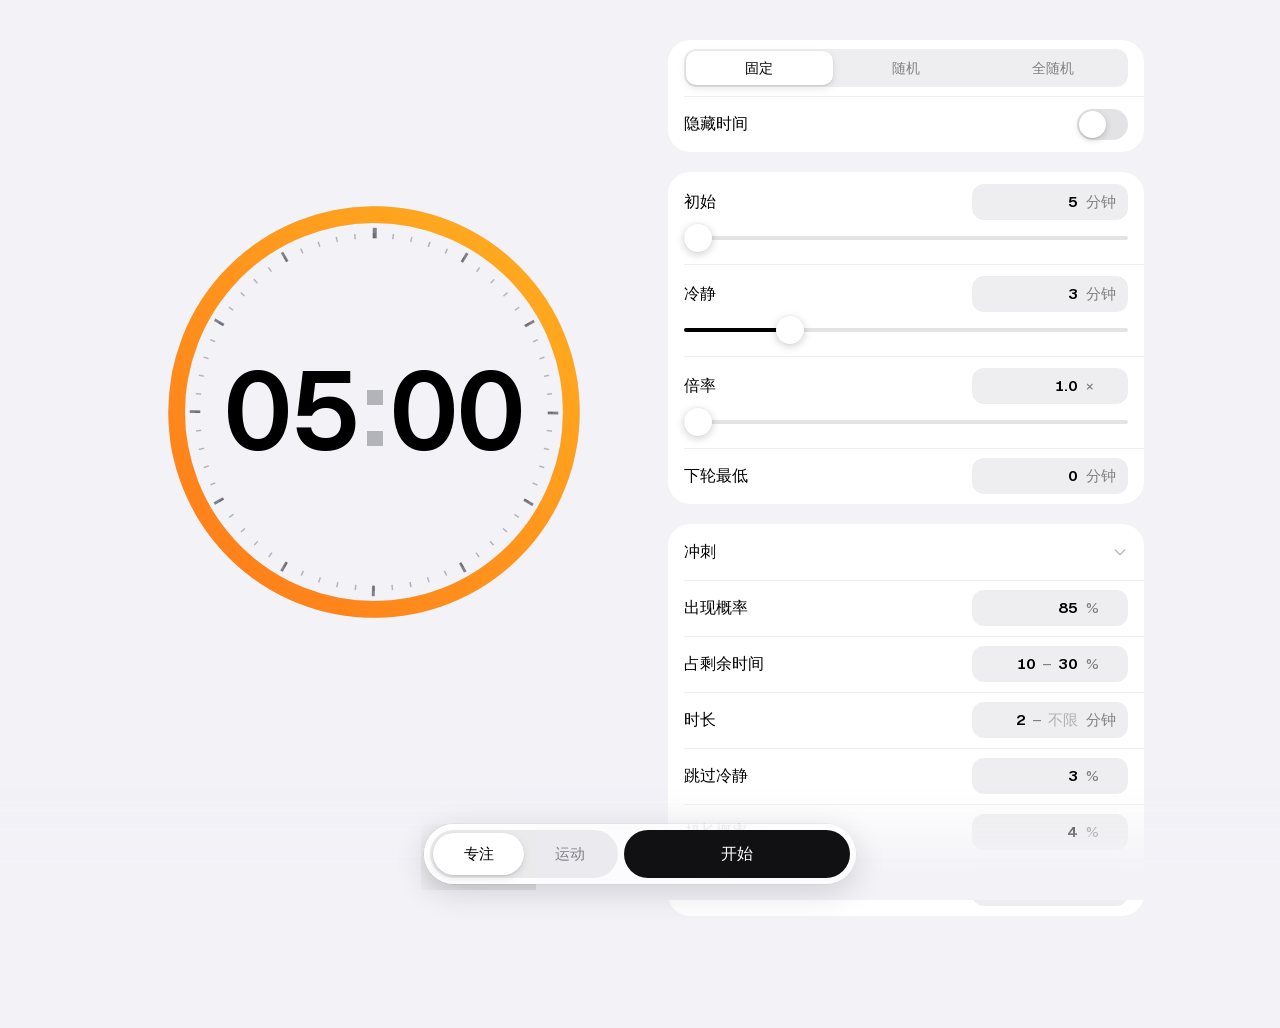
<file: index.html>
<!DOCTYPE html>
<html lang="zh-CN">

<head>
    <meta charset="UTF-8">
    <meta name="viewport" content="width=device-width, initial-scale=1.0, viewport-fit=cover">
    <meta name="theme-color" content="#f2f2f7" media="(prefers-color-scheme: light)">
    <meta name="theme-color" content="#000000" media="(prefers-color-scheme: dark)">
    <title>专注</title>
    <link rel="icon" href="data:image/svg+xml,%3Csvg xmlns='http://www.w3.org/2000/svg' viewBox='0 0 32 32'%3E%3Ccircle cx='16' cy='16' r='12' fill='none' stroke='%23ff7a1a' stroke-width='6'/%3E%3C/svg%3E">
    <link rel="stylesheet" href="app.css?v=20261031i">
    <link rel="stylesheet" href="focus.css?v=20261031i">
</head>

<body>
    <main id="config-container" class="page">
        <section class="page-side hero">
            <div id="hero-dial" class="dial focus-dial">
                <svg class="ring" viewBox="0 0 200 200" aria-hidden="true">
                    <defs><linearGradient id="dial-gradient" x1="0" y1="0" x2="1" y2="1"><stop class="dial-stop-a" offset="0"/><stop class="dial-stop-b" offset="1"/></linearGradient></defs>
                    <circle class="ring-track" cx="100" cy="100" r="94" pathLength="1"></circle>
                    <circle class="ring-ticks" cx="100" cy="100" r="84" pathLength="60"></circle>
                    <circle class="ring-ticks-major" cx="100" cy="100" r="85.2" pathLength="12"></circle>
                    <circle class="ring-value" cx="100" cy="100" r="94" pathLength="1"></circle>
                </svg>
                <div id="hero-clock" class="clock"></div>
            </div>
        </section>

        <div class="page-main">
            <section class="group">
                <div class="row">
                    <div class="segmented three" role="group" aria-label="模式">
                        <button id="mode-fixed" class="active" type="button">固定</button>
                        <button id="mode-random" type="button">随机</button>
                        <button id="mode-surprise" type="button">全随机</button>
                    </div>
                </div>
                <div class="row">
                    <span>隐藏时间</span>
                    <button id="hide-time-toggle" class="switch" type="button" role="switch" aria-checked="false" aria-label="隐藏时间"></button>
                </div>
            </section>

            <section id="config-items" class="group">
                <div class="row row-slider">
                    <label for="initial-time-input">初始</label>
                    <span class="value-field"><input type="number" id="initial-time-input" inputmode="decimal" value="5" step="1"><span class="unit">分钟</span></span>
                    <input type="range" id="initial-time-slider" min="5" max="20" value="5" aria-label="初始时间">
                </div>
                <div class="row row-slider">
                    <label for="cooling-time-input">冷静</label>
                    <span class="value-field"><input type="number" id="cooling-time-input" inputmode="decimal" value="3" step="1"><span class="unit">分钟</span></span>
                    <input type="range" id="cooling-time-slider" min="1" max="10" value="3" aria-label="冷静时间">
                </div>
                <div class="row row-slider">
                    <label for="multiplier-input">倍率</label>
                    <span class="value-field"><input type="number" id="multiplier-input" inputmode="decimal" value="1.0" step="0.1"><span class="unit">×</span></span>
                    <input type="range" id="multiplier-slider" min="1.0" max="5.0" value="1.0" step="0.1" aria-label="时间倍率">
                </div>
                <div class="row">
                    <label for="minimum-time-input">下轮最低</label>
                    <span class="value-field"><input type="number" id="minimum-time-input" inputmode="decimal" value="0" min="0" step="0.5"><span class="unit">分钟</span></span>
                </div>
            </section>

            <section id="random-mode-options" class="group hidden">
                <div class="row">
                    <div class="segmented">
                        <button id="mode-normal" class="mode-btn active" type="button">普通</button>
                        <button id="mode-ex" class="mode-btn" type="button">EX</button>
                    </div>
                </div>
                <div class="row">
                    <label for="random-initial-min">初始</label>
                    <span class="value-field">
                        <input id="random-initial-min" type="number" inputmode="decimal" min="0.1" step="0.5" value="10">
                        <span class="dash">–</span>
                        <input id="random-initial-max" type="number" inputmode="decimal" min="0.1" step="0.5" value="20" aria-label="初始上限">
                        <span class="unit">分钟</span>
                    </span>
                </div>
                <div class="row">
                    <label for="random-cooling-min">冷静</label>
                    <span class="value-field">
                        <input id="random-cooling-min" type="number" inputmode="decimal" min="0.1" step="0.1" value="2">
                        <span class="dash">–</span>
                        <input id="random-cooling-max" type="number" inputmode="decimal" min="0.1" step="0.1" value="4" aria-label="冷静上限">
                        <span class="unit">分钟</span>
                    </span>
                </div>
                <div class="row">
                    <label for="random-multiplier-min">倍率</label>
                    <span class="value-field">
                        <input id="random-multiplier-min" type="number" inputmode="decimal" min="0.1" step="0.1" value="1.5">
                        <span class="dash">–</span>
                        <input id="random-multiplier-max" type="number" inputmode="decimal" min="0.1" step="0.1" value="3" aria-label="倍率上限">
                        <span class="unit">×</span>
                    </span>
                </div>
                <div class="row">
                    <label for="random-min-next">下轮最低</label>
                    <span class="value-field"><input id="random-min-next" type="number" inputmode="decimal" min="0" step="0.5" value="0"><span class="unit">分钟</span></span>
                </div>
                <div class="row">
                    <label for="random-wild-chance">越界概率</label>
                    <span class="value-field"><input id="random-wild-chance" type="number" inputmode="numeric" min="0" max="50" step="1" value="8"><span class="unit">%</span></span>
                </div>
            </section>

            <details id="sprint-details" class="group">
                <summary>冲刺<svg class="icon chevron" viewBox="0 0 24 24" aria-hidden="true"><path d="m9 5 7 7-7 7"/></svg></summary>
                <div class="details-body">
                    <div class="row">
                        <label for="sprint-chance">出现概率</label>
                        <span class="value-field"><input id="sprint-chance" type="number" inputmode="numeric" min="0" max="100" step="1" value="85"><span class="unit">%</span></span>
                    </div>
                    <div class="row">
                        <label for="sprint-ratio-min">占剩余时间</label>
                        <span class="value-field">
                            <input id="sprint-ratio-min" type="number" inputmode="numeric" min="1" max="300" step="1" value="10">
                            <span class="dash">–</span>
                            <input id="sprint-ratio-max" type="number" inputmode="numeric" min="1" max="300" step="1" value="30" aria-label="占剩余时间上限">
                            <span class="unit">%</span>
                        </span>
                    </div>
                    <div class="row">
                        <label for="sprint-min">时长</label>
                        <span class="value-field">
                            <input id="sprint-min" type="number" inputmode="decimal" min="0" step="0.5" value="2" placeholder="不限">
                            <span class="dash">–</span>
                            <input id="sprint-max" type="number" inputmode="decimal" min="0" step="0.5" value="" placeholder="不限" aria-label="时长上限">
                            <span class="unit">分钟</span>
                        </span>
                    </div>
                    <div class="row">
                        <label for="sprint-skip-cooling-chance">跳过冷静</label>
                        <span class="value-field"><input id="sprint-skip-cooling-chance" type="number" inputmode="numeric" min="0" max="25" step="1" value="3"><span class="unit">%</span></span>
                    </div>
                    <div class="row">
                        <label for="sprint-long-chance">超长概率</label>
                        <span class="value-field"><input id="sprint-long-chance" type="number" inputmode="numeric" min="0" max="30" step="1" value="4"><span class="unit">%</span></span>
                    </div>
                    <div class="row">
                        <label for="sprint-long-min">超长时长</label>
                        <span class="value-field">
                            <input id="sprint-long-min" type="number" inputmode="decimal" min="1" step="0.5" value="8">
                            <span class="dash">–</span>
                            <input id="sprint-long-max" type="number" inputmode="decimal" min="1" step="0.5" value="20" placeholder="不限" aria-label="超长上限">
                            <span class="unit">分钟</span>
                        </span>
                    </div>
                </div>
            </details>
        </div>
    </main>

    <!-- 完成页面 -->
    <main id="complete-container" class="complete hidden">
        <div class="complete-head">
            <span id="complete-mark" class="complete-mark">
                <svg class="icon" viewBox="0 0 24 24" aria-hidden="true"><path d="m5 12.5 4.5 4.5L19 7.5"/></svg>
            </span>
            <h1 id="complete-title">完成</h1>
            <p id="total-time" class="complete-total">00:00</p>
        </div>
        <div id="complete-bar" class="complete-bar" aria-hidden="true"></div>
        <ol id="timeline" class="group timeline"></ol>
    </main>

    <div id="dock-fade" class="dock-fade"></div>
    <div id="dock" class="dock">
        <nav class="mode-switch" aria-label="切换计时器">
            <a href="index.html" aria-current="page"><span>专注</span></a>
            <a href="workout.html"><span>运动</span></a>
        </nav>
        <button id="confirm-btn" class="btn btn-primary" type="button">开始</button>
        <button id="restart-btn" class="btn btn-primary hidden" type="button">重新开始</button>
    </div>

    <!-- 计时页面 -->
    <section id="timer-container" class="timer-stage hidden">
        <div class="stage-top">
            <button id="peek-time-btn" class="stage-btn hidden" type="button">
                <span class="cooldown-overlay" id="peek-cooldown-bar"></span>
                <span class="btn-text">显示时间</span>
            </button>
            <button id="force-end-btn" class="stage-btn" type="button">
                <span class="btn-text">强制结束</span>
            </button>
        </div>

        <div class="stage-dial">
            <div class="halo" aria-hidden="true"></div>
            <div class="dial focus-dial">
                <svg class="ring" viewBox="0 0 200 200" aria-hidden="true">
                    <defs><linearGradient id="stage-gradient" x1="0" y1="0" x2="1" y2="1"><stop class="dial-stop-a" offset="0"/><stop class="dial-stop-b" offset="1"/></linearGradient></defs>
                    <circle class="ring-track" cx="100" cy="100" r="94" pathLength="1"></circle>
                    <circle class="ring-ticks" cx="100" cy="100" r="84" pathLength="60"></circle>
                    <circle class="ring-ticks-major" cx="100" cy="100" r="85.2" pathLength="12"></circle>
                    <circle class="ring-value" cx="100" cy="100" r="94" pathLength="1"></circle>
                </svg>
                <div class="sprint-fx" aria-hidden="true">
                    <i class="fx-glow"></i>
                    <i class="fx-wave"></i><i class="fx-wave"></i><i class="fx-wave"></i><i class="fx-wave"></i>
                    <i class="fx-comet"></i>
                </div>
                <div id="timer-display" class="clock" role="timer"></div>
            </div>
        </div>

        <div class="timer-controls">
            <div class="tempo-row">
                <button id="tempo-down-btn" class="tempo-btn minus" type="button" aria-label="降低动态节拍">
                    <svg class="icon" viewBox="0 0 24 24" aria-hidden="true"><path d="M5.5 12h13"/></svg>
                </button>
                <div id="beat-dots" class="beat-dots hidden">
                    <div id="beat-dot-accent" class="beat-dot accent"></div>
                    <div id="beat-dot-normal" class="beat-dot normal"></div>
                </div>
                <button id="tempo-up-btn" class="tempo-btn plus" type="button" aria-label="提高动态节拍">
                    <svg class="icon" viewBox="0 0 24 24" aria-hidden="true"><path d="M12 5.5v13M5.5 12h13"/></svg>
                </button>
            </div>

            <div class="trigger-slot">
                <button id="trigger-btn" type="button" aria-label="结束当前阶段" class="trigger-button hidden"></button>
                <button id="resume-btn" type="button" class="resume-button hidden">继续</button>
            </div>
        </div>
    </section>

    <script src="ui.js?v=20261031i"></script>
    <script src="focus.js?v=20261031i"></script>
</body>

</html>
</file>
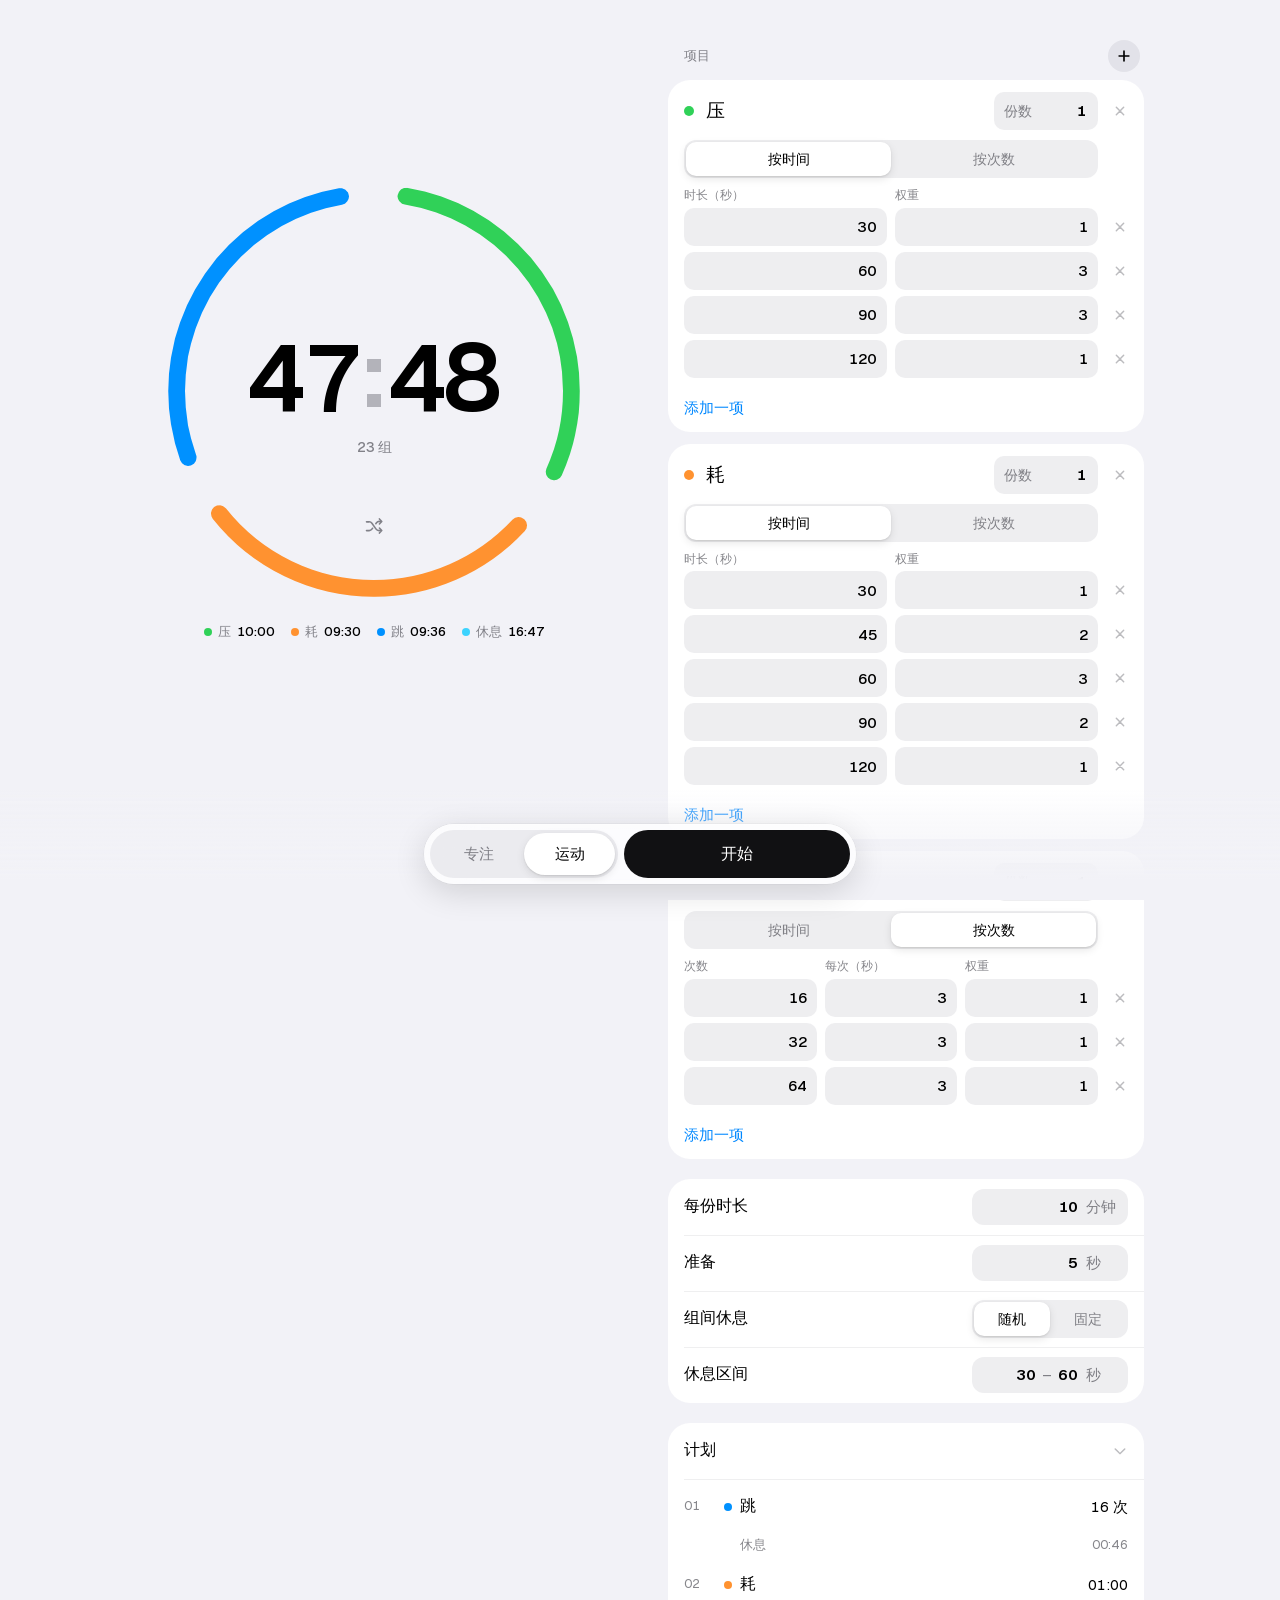
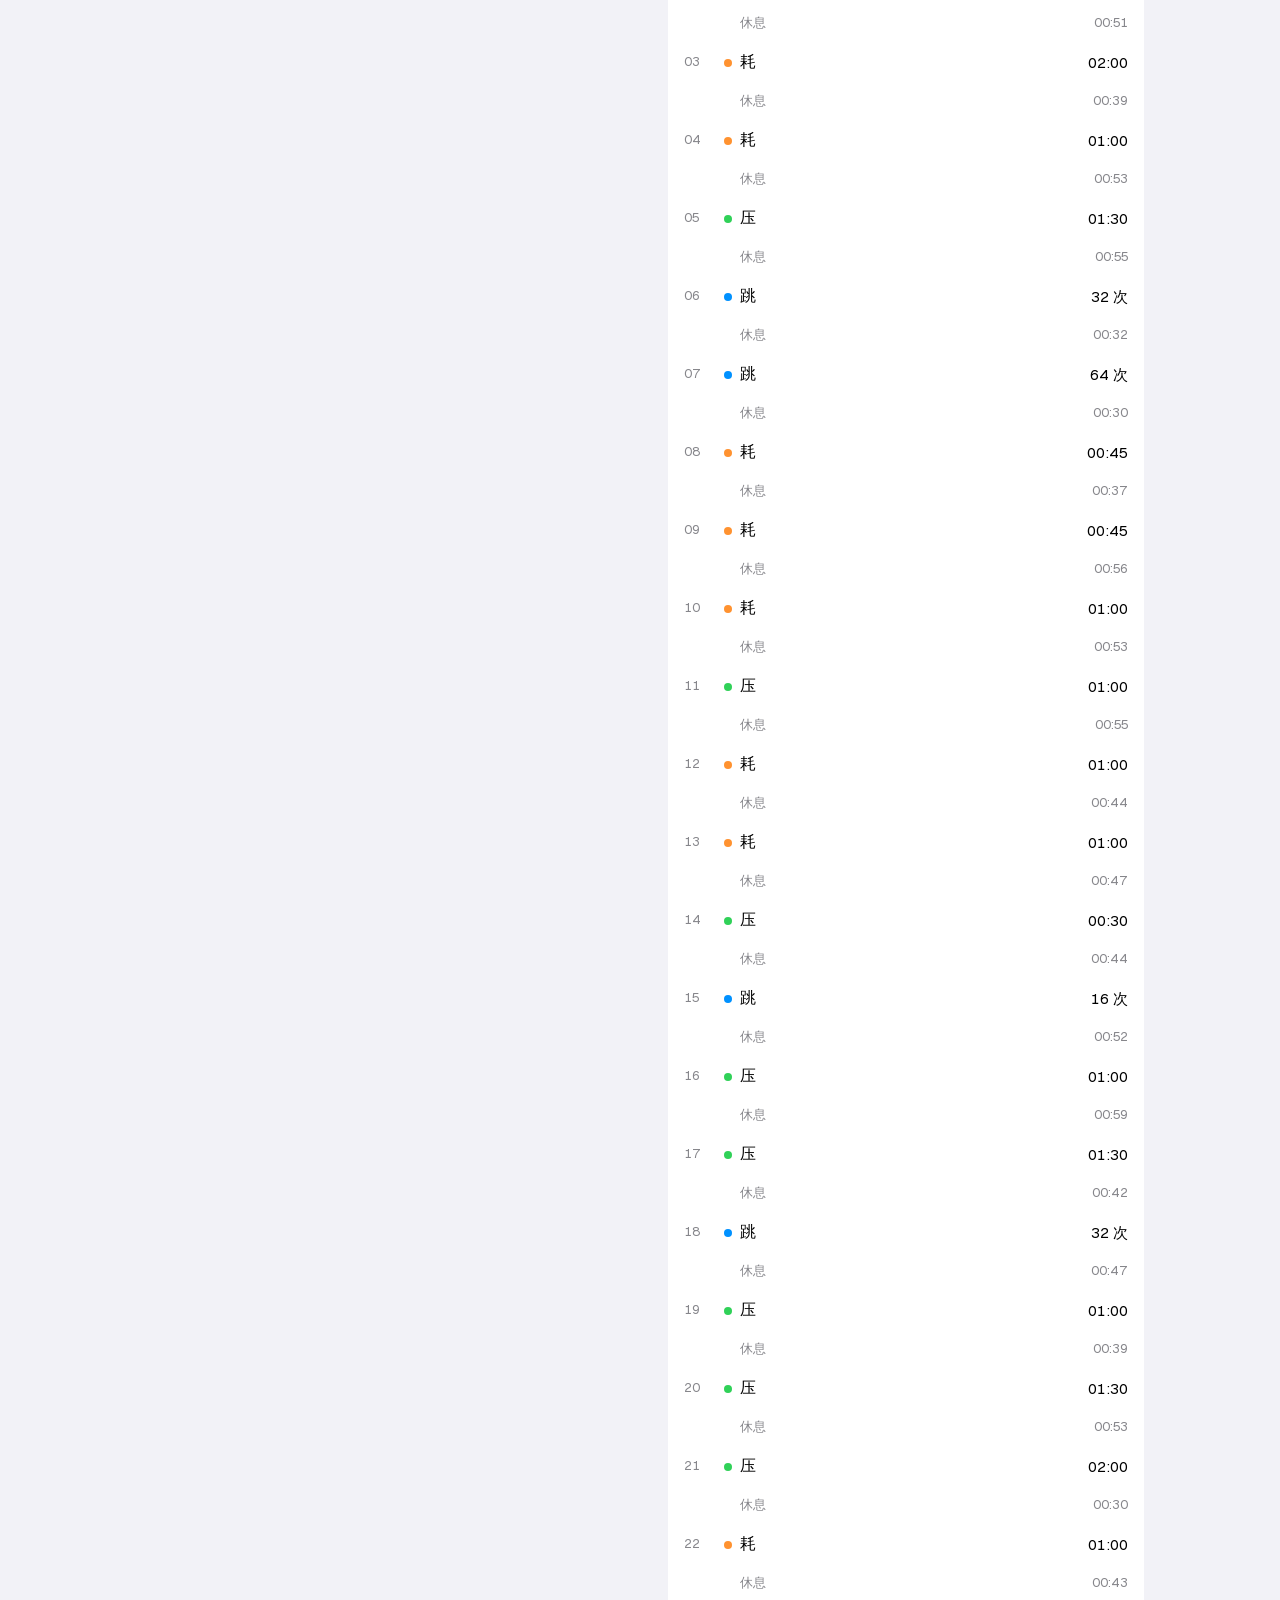
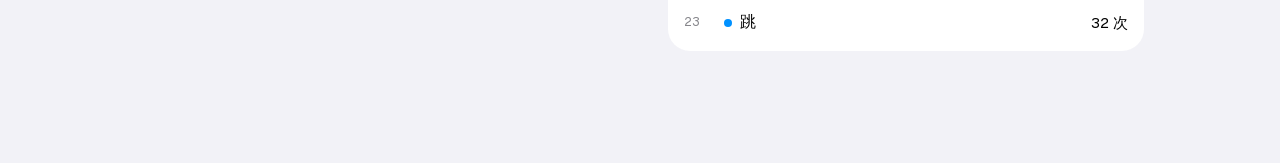
<file: workout.html>
<!DOCTYPE html>
<html lang="zh-CN">

<head>
    <meta charset="UTF-8">
    <meta name="viewport" content="width=device-width, initial-scale=1.0, viewport-fit=cover">
    <meta name="theme-color" content="#f2f2f7" media="(prefers-color-scheme: light)">
    <meta name="theme-color" content="#000000" media="(prefers-color-scheme: dark)">
    <title>运动</title>
    <link rel="icon" href="data:image/svg+xml,%3Csvg xmlns='http://www.w3.org/2000/svg' viewBox='0 0 32 32'%3E%3Ccircle cx='16' cy='16' r='12' fill='none' stroke='%2330d158' stroke-width='6'/%3E%3C/svg%3E">
    <link rel="stylesheet" href="app.css?v=20261031i">
    <link rel="stylesheet" href="workout.css?v=20261031i">
</head>

<body>
    <main id="setup-view" class="page">
        <section class="page-side overview">
            <div class="dial plan-dial">
                <svg id="plan-ring" class="ring" viewBox="0 0 200 200" aria-hidden="true">
                    <circle class="ring-track" cx="100" cy="100" r="94" pathLength="1"></circle>
                </svg>
                <div class="plan-center">
                    <div id="plan-total" class="clock"></div>
                    <div id="plan-summary" class="plan-summary"></div>
                </div>
                <button id="regenerate-btn" class="icon-btn regenerate" type="button" aria-label="重新随机" title="重新随机">
                    <svg class="icon" viewBox="0 0 24 24" aria-hidden="true"><path d="M3 7h3.2a4 4 0 0 1 3.3 1.7l5 7.1a4 4 0 0 0 3.3 1.7H21M3 17.5h3.2a4 4 0 0 0 3.3-1.7l.8-1.1M14.2 9.2l.8-1.1A4 4 0 0 1 18.3 6.5H21M18.5 3.5l2.8 3-2.8 3M18.5 14.5l2.8 3-2.8 3"/></svg>
                </button>
            </div>
            <div id="stats" class="stats"></div>
        </section>

        <div class="page-main">
            <section>
                <div class="section-heading">
                    <h2>项目</h2>
                    <button id="add-exercise-btn" class="add-btn" type="button">
                        <svg class="icon" viewBox="0 0 24 24" aria-hidden="true"><path d="M12 5.5v13M5.5 12h13"/></svg>
                    </button>
                </div>
                <div id="config-list" class="config-list"></div>
            </section>

            <section class="group">
                <div class="row">
                    <label for="target-minutes">每份时长</label>
                    <span class="value-field"><input id="target-minutes" type="number" inputmode="numeric" min="1" max="120" step="1" value="10"><span class="unit">分钟</span></span>
                </div>
                <div class="row">
                    <label for="prepare-seconds">准备</label>
                    <span class="value-field"><input id="prepare-seconds" type="number" inputmode="numeric" min="0" max="120" step="1" value="5"><span class="unit">秒</span></span>
                </div>
                <div class="row">
                    <span>组间休息</span>
                    <div id="rest-switch" class="segmented compact" role="group" aria-label="组间休息">
                        <input type="hidden" id="rest-mode" value="random">
                        <button class="active" type="button" data-value="random">随机</button>
                        <button type="button" data-value="fixed">固定</button>
                    </div>
                </div>
                <div id="random-rest-fields" class="row">
                    <label for="rest-min-seconds">休息区间</label>
                    <span class="value-field">
                        <input id="rest-min-seconds" type="number" inputmode="numeric" min="0" max="600" step="1" value="30">
                        <span class="dash">–</span>
                        <input id="rest-max-seconds" type="number" inputmode="numeric" min="0" max="600" step="1" value="60" aria-label="最长休息">
                        <span class="unit">秒</span>
                    </span>
                </div>
                <div id="fixed-rest-fields" class="row" hidden>
                    <label for="rest-seconds">休息时长</label>
                    <span class="value-field"><input id="rest-seconds" type="number" inputmode="numeric" min="0" max="600" step="1" value="30"><span class="unit">秒</span></span>
                </div>
            </section>

            <details id="plan-details" class="group">
                <summary>计划<span class="summary-end"><svg class="icon chevron" viewBox="0 0 24 24" aria-hidden="true"><path d="m9 5 7 7-7 7"/></svg></span></summary>
                <div class="details-body">
                    <div id="plan-list" class="plan-list"><div class="empty">暂无计划</div></div>
                </div>
            </details>
        </div>
    </main>

    <div id="dock-fade" class="dock-fade"></div>
    <div id="dock" class="dock">
        <nav class="mode-switch" aria-label="切换计时器">
            <a href="index.html"><span>专注</span></a>
            <a href="workout.html" aria-current="page"><span>运动</span></a>
        </nav>
        <button id="start-btn" class="btn btn-primary" type="button" disabled>开始</button>
    </div>

    <section id="session-view" class="session" hidden aria-label="运动中">
        <div class="session-glow" aria-hidden="true"></div>
        <header class="session-header">
            <div class="session-status"><span id="session-progress-label"></span><span id="session-remaining"></span></div>
            <button id="reset-btn" class="session-end" type="button">结束</button>
        </header>
        <div id="session-strip" class="session-strip" aria-hidden="true"></div>

        <div class="session-main">
            <section class="session-now" aria-label="当前阶段">
                <span class="done-mark" aria-hidden="true"><svg class="icon" viewBox="0 0 24 24"><path d="m5 12.5 4.5 4.5L19 7.5"/></svg></span>
                <div class="session-title">
                    <span id="current-type" class="current-type">准备</span>
                    <h2 id="current-name" class="current-name">准备开始</h2>
                </div>
                <div class="time-row">
                    <div id="time-display" class="clock time-display" role="timer"></div>
                    <span id="rep-total" class="rep-total" hidden></span>
                </div>
                <div class="rep-status">
                    <div id="beat-display" class="beat-display" hidden aria-hidden="true"><span id="light-beat"></span><span id="heavy-beat"></span></div>
                    <div id="rep-count" class="rep-count" hidden></div>
                </div>
                <div id="time-progress" class="progress-track"><div id="progress-bar" class="progress-bar"></div></div>
                <div id="rep-progress" class="rep-progress" hidden aria-hidden="true"></div>
            </section>

            <div class="session-side">
                <aside class="upcoming" aria-label="后续运动">
                    <div class="upcoming-heading"><h2>接下来</h2><span id="upcoming-count"></span></div>
                    <div id="upcoming-list" class="upcoming-list"></div>
                </aside>
                <div class="session-controls">
                    <button id="pause-btn" class="session-btn primary" type="button">
                        <svg class="glyph glyph-pause" viewBox="0 0 24 24" aria-hidden="true"><rect x="6" y="4.5" width="4.5" height="15" rx="1.5"/><rect x="13.5" y="4.5" width="4.5" height="15" rx="1.5"/></svg>
                        <svg class="glyph glyph-play" viewBox="0 0 24 24" aria-hidden="true"><path d="M7.5 5.6c0-1.2 1.3-1.9 2.3-1.3l10 6.4c.9.6.9 2 0 2.6l-10 6.4c-1 .6-2.3-.1-2.3-1.3z"/></svg>
                        <span id="pause-label">暂停</span>
                    </button>
                    <button id="skip-btn" class="session-btn round" type="button" aria-label="跳过">
                        <svg class="glyph" viewBox="0 0 24 24" aria-hidden="true"><path d="M4.5 6.2c0-1.1 1.2-1.8 2.2-1.2l8.3 5.5c.9.6.9 2 0 2.6L6.7 18.6c-1 .6-2.2-.1-2.2-1.2z"/><rect x="16.5" y="4.5" width="3.5" height="15" rx="1.5"/></svg>
                    </button>
                </div>
                <p id="sound-status" class="sound-status" role="status"></p>
            </div>
        </div>
    </section>

    <script src="ui.js?v=20261031i"></script>
    <script src="workout.js?v=20261031i"></script>
</body>

</html>
</file>
<file: app.css>
@font-face {
    font-family: "Geist";
    src: url("fonts/Geist-Variable.woff2") format("woff2");
    font-weight: 100 900;
    font-display: swap;
}

:root {
    color-scheme: light dark;

    /* 语义色：取值来自 Apple HIG 的系统色与分组背景层级 */
    --canvas: #f2f2f7;
    --surface: #ffffff;
    --fill: rgba(118, 118, 128, .12);
    --fill-strong: rgba(118, 118, 128, .2);
    --label: #000000;
    --label-2: rgba(60, 60, 67, .62);
    --label-3: rgba(60, 60, 67, .34);
    --separator: rgba(60, 60, 67, .16);
    --glass: rgba(255, 255, 255, .72);
    --glass-edge: rgba(255, 255, 255, .7);
    --glass-line: rgba(0, 0, 0, .06);
    --thumb: #ffffff;
    --thumb-shadow: 0 1px 2px rgba(0, 0, 0, .1), 0 3px 8px rgba(0, 0, 0, .1);
    --primary-bg: #111113;
    --primary-fg: #ffffff;

    --red: rgb(255, 56, 60);
    --orange: rgb(255, 141, 40);
    --yellow: rgb(255, 204, 0);
    --green: rgb(52, 199, 89);
    --mint: rgb(0, 200, 179);
    --blue: rgb(0, 136, 255);
    --cyan: rgb(0, 192, 232);

    /* 阶段色：专注 → 冲刺升温，冷静降温 */
    --phase-focus: rgb(255, 122, 26);
    --phase-focus-2: rgb(255, 176, 32);
    --phase-sprint: rgb(255, 38, 84);
    --phase-sprint-2: rgb(255, 45, 170);
    --phase-cooling: rgb(90, 200, 250);
    --phase-cooling-2: rgb(0, 218, 195);

    /* 间距基于 4pt；内层圆角 = 外层圆角 − 内边距 */
    --r-card: 22px;
    --r-field: 12px;
    --value-width: 156px;
    --gutter: max(16px, env(safe-area-inset-left), env(safe-area-inset-right));
    --spring: cubic-bezier(.32, .72, 0, 1);
    --ease-out: cubic-bezier(.22, 1, .36, 1);

    --font: "Geist", -apple-system, BlinkMacSystemFont, "PingFang SC", "HarmonyOS Sans SC", "MiSans", "Microsoft YaHei UI", "Microsoft YaHei", "Noto Sans CJK SC", "Noto Sans SC", sans-serif;
    font-family: var(--font);
    color: var(--label);
    background: var(--canvas);
    font-synthesis: none;
    -webkit-font-smoothing: antialiased;
    -moz-osx-font-smoothing: grayscale;
    -webkit-text-size-adjust: 100%;
    text-rendering: optimizeLegibility;
}

@media (prefers-color-scheme: dark) {
    :root {
        --canvas: #000000;
        --surface: #1c1c1e;
        --fill: rgba(118, 118, 128, .24);
        --fill-strong: rgba(118, 118, 128, .36);
        --label: #ffffff;
        --label-2: rgba(235, 235, 245, .62);
        --label-3: rgba(235, 235, 245, .32);
        --separator: rgba(84, 84, 88, .55);
        --glass: rgba(44, 44, 46, .68);
        --glass-edge: rgba(255, 255, 255, .12);
        --glass-line: rgba(255, 255, 255, .06);
        --thumb: #636366;
        --thumb-shadow: 0 1px 2px rgba(0, 0, 0, .3), 0 3px 8px rgba(0, 0, 0, .24);
        --primary-bg: #ffffff;
        --primary-fg: #000000;

        --red: rgb(255, 66, 69);
        --orange: rgb(255, 146, 48);
        --yellow: rgb(255, 214, 0);
        --green: rgb(48, 209, 88);
        --mint: rgb(0, 218, 195);
        --blue: rgb(0, 145, 255);
        --cyan: rgb(60, 211, 254);
    }
}

* { box-sizing: border-box; }
[hidden], .hidden { display: none !important; }
html { background: var(--canvas); }
body { margin: 0; min-width: 320px; min-height: 100dvh; background: var(--canvas); font-size: 17px; line-height: 1.3; touch-action: manipulation; -webkit-tap-highlight-color: transparent; }
h1, h2, h3, p, ol { margin: 0; padding: 0; font: inherit; }
ol { list-style: none; }
button, input, select { font: inherit; color: inherit; letter-spacing: inherit; }
button { cursor: pointer; border: 0; background: none; padding: 0; }
button:disabled { cursor: default; }
:focus { outline: none; }
:focus-visible { outline: 2px solid var(--blue); outline-offset: 2px; }

input, select { min-width: 0; margin: 0; border: 0; border-radius: 0; background: none; font-variant-numeric: tabular-nums; }
input[type="number"] { -moz-appearance: textfield; appearance: textfield; }
input[type="number"]::-webkit-inner-spin-button, input[type="number"]::-webkit-outer-spin-button { -webkit-appearance: none; margin: 0; }
input::placeholder { color: var(--label-3); opacity: 1; }

/* 跨页时底栏不动，选中滑块平移过去 */
@view-transition { navigation: auto; }
::view-transition-group(*) { animation-duration: 420ms; animation-timing-function: var(--spring); }
::view-transition-old(root), ::view-transition-new(root) { animation-duration: 260ms; }

/* 页面骨架：宽屏时左边英雄区固定，右边内容滚动 */
.page { display: grid; gap: 28px; width: min(1040px, 100%); margin: 0 auto; padding: max(12px, env(safe-area-inset-top)) var(--gutter) calc(env(safe-area-inset-bottom) + 112px); }
.page-side { display: grid; gap: 20px; align-content: start; min-width: 0; }
.page-main { display: grid; gap: 20px; align-content: start; min-width: 0; }

@media (min-width: 900px) {
    .page { grid-template-columns: minmax(0, 1fr) minmax(0, 1fr); gap: 56px; padding-top: 40px; }
    .page-side { position: sticky; top: 40px; align-self: start; align-content: center; min-height: calc(100dvh - 176px); }
}

/* 环：全站的视觉主体，配置、计时与计划总览共用 */
.dial { position: relative; display: grid; place-items: center; width: 100%; aspect-ratio: 1; container-type: inline-size; }
.ring { position: absolute; inset: 0; width: 100%; height: 100%; overflow: visible; transform: rotate(-90deg); }
.ring circle { fill: none; stroke-width: 8; }
.ring-track { stroke: var(--fill); }
.ring-value { stroke: url(#dial-gradient); stroke-linecap: round; stroke-dasharray: 1; stroke-dashoffset: calc(1 - var(--progress, 1)); transition: stroke-dashoffset 240ms linear; }
.ring-value.is-empty { opacity: 0; }
.ring-ticks { stroke: var(--label-3); stroke-width: 2.5 !important; stroke-dasharray: .08 .92; }
.ring-ticks-major { stroke: var(--label-2); stroke-width: 5 !important; stroke-dasharray: .03 .97; }
.dial-stop-a { stop-color: var(--dial-color); }
.dial-stop-b { stop-color: var(--dial-color-2); }

/* 数字：每位独立成格，变化时滚动 */
.clock { position: relative; display: inline-flex; align-items: center; justify-content: center; font-weight: 600; line-height: 1; white-space: nowrap; font-feature-settings: "tnum"; font-variant-numeric: tabular-nums; }
.clock-cell { position: relative; display: inline-grid; place-items: center; width: .61em; height: 1.16em; overflow: hidden; }
.clock-cell > * { grid-area: 1 / 1; font-style: normal; font-weight: inherit; }
.clock-sep { display: inline-block; width: .3em; padding-bottom: .07em; text-align: center; color: var(--label-3); }
.clock-sep.is-text { color: inherit; width: .42em; padding-bottom: 0; }
.clock:has(.clock-dot) .clock-sep { visibility: hidden; }
.clock-dot { display: block; width: .2em; height: .2em; border-radius: 50%; background: currentColor; }

/* 按钮 */
.btn { display: inline-flex; align-items: center; justify-content: center; gap: 8px; min-height: 48px; padding: 0 22px; border-radius: 999px; font-size: 16px; font-weight: 600; white-space: nowrap; transition: transform 200ms var(--spring), background-color 160ms, opacity 160ms; }
.btn:active:not(:disabled) { transform: scale(.96); }
.btn-primary { background: var(--primary-bg); color: var(--primary-fg); }
.btn-primary:disabled { opacity: .3; }
@media (hover: hover) { .btn-primary:hover:not(:disabled) { opacity: .84; } }
.btn-tinted { background: var(--fill); color: var(--label); }
@media (hover: hover) { .btn-tinted:hover:not(:disabled) { background: var(--fill-strong); } }

.icon-btn { display: inline-grid; place-items: center; flex: none; width: 32px; height: 32px; border-radius: 50%; color: var(--label-2); transition: transform 200ms var(--spring), background-color 160ms, color 160ms; }
.icon-btn:active { transform: scale(.9); }
@media (hover: hover) { .icon-btn:hover { background: var(--fill); color: var(--label); } }
.icon-btn svg { display: block; width: 18px; height: 18px; }
svg.icon { fill: none; stroke: currentColor; stroke-width: 2.2; stroke-linecap: round; stroke-linejoin: round; }

/* 底栏：功能层，悬浮在内容之上 */
.dock-fade { position: fixed; left: 0; right: 0; bottom: 0; z-index: 8; height: calc(env(safe-area-inset-bottom) + 112px); background: linear-gradient(to top, var(--canvas) 18%, transparent); pointer-events: none; }
.dock { position: fixed; left: 50%; bottom: max(16px, env(safe-area-inset-bottom)); z-index: 9; display: flex; gap: 6px; width: min(calc(100vw - 2 * var(--gutter)), 432px); padding: 6px; border-radius: 999px; background: var(--glass); -webkit-backdrop-filter: blur(24px) saturate(180%); backdrop-filter: blur(24px) saturate(180%); box-shadow: 0 0 0 .5px var(--glass-line), inset 0 .5px 0 var(--glass-edge), 0 8px 32px rgba(0, 0, 0, .14); transform: translateX(-50%); view-transition-name: dock; }
.dock .btn { flex: 1 1 0; min-width: 0; }

.mode-switch { position: relative; flex: 1 1 0; display: grid; grid-template-columns: 1fr 1fr; min-width: 0; padding: 3px; border-radius: 999px; background: var(--fill); }
.mode-switch a { position: relative; display: grid; place-items: center; min-height: 42px; border-radius: 999px; color: var(--label-2); font-size: 15px; font-weight: 600; text-decoration: none; transition: color 200ms; }
.mode-switch a > span { position: relative; }
.mode-switch a:nth-of-type(1) > span { view-transition-name: mode-label-a; }
.mode-switch a:nth-of-type(2) > span { view-transition-name: mode-label-b; }
.mode-switch a[aria-current="page"] { color: var(--label); }
.mode-switch a[aria-current="page"]::before { content: ''; position: absolute; inset: 0; border-radius: inherit; background: var(--thumb); box-shadow: var(--thumb-shadow); view-transition-name: mode-thumb; }

/* 分组卡片 */
.group { overflow: hidden; border-radius: var(--r-card); background: var(--surface); }
.group-title { padding: 0 16px 8px; color: var(--label-2); font-size: 13px; font-weight: 500; }

.row { position: relative; display: flex; align-items: center; justify-content: space-between; gap: 16px; min-height: 56px; padding: 8px 16px; font-size: 16px; font-weight: 400; }
.row > label, .row > span:first-child { min-width: 0; }
.group > .row + .row::before, .group > * + .row::before, .details-body > .row + .row::before { content: ''; position: absolute; top: 0; left: 16px; right: 0; height: 1px; background: var(--separator); transform: scaleY(.5); transform-origin: top; }

/* 开关：HIG 尺寸 51×31 */
.switch { position: relative; flex: none; width: 51px; height: 31px; border-radius: 999px; background: var(--fill-strong); transition: background-color 240ms var(--ease-out); }
.switch::after { content: ''; position: absolute; top: 2px; left: 2px; width: 27px; height: 27px; border-radius: 999px; background: #fff; box-shadow: 0 1px 1px rgba(0, 0, 0, .08), 0 2px 6px rgba(0, 0, 0, .18); transition: transform 320ms var(--spring), width 200ms var(--spring); }
.switch:active::after { width: 32px; }
.switch.active { background: var(--green); }
.switch:disabled { opacity: .5; }
.switch.active::after { transform: translateX(20px); }
.switch.active:active::after { transform: translateX(15px); }

/* 分段控件 */
.segmented { position: relative; display: grid; grid-auto-flow: column; grid-auto-columns: 1fr; padding: 2px; border-radius: var(--r-field); background: var(--fill); isolation: isolate; }
.segmented::before { content: ''; position: absolute; z-index: -1; top: 2px; bottom: 2px; left: 2px; width: calc(50% - 2px); border-radius: 10px; background: var(--thumb); box-shadow: var(--thumb-shadow); transition: transform 340ms var(--spring); }
.segmented.three::before { width: calc((100% - 4px) / 3); }
.segmented:has(> button:nth-of-type(2).active)::before { transform: translateX(100%); }
.segmented:has(> button:nth-of-type(3).active)::before { transform: translateX(200%); }
.row > .segmented:not(.compact) { flex: 1; }
.segmented > button { height: 34px; border-radius: 10px; font-size: 14px; font-weight: 500; color: var(--label-2); transition: color 200ms, opacity 160ms; }
.segmented > button:active:not(.active) { opacity: .6; }
.segmented > button.active { color: var(--label); font-weight: 600; }
.segmented.compact { flex: none; width: var(--value-width); }

/* 取值胶囊：数字 + 单位 */
.value-field { display: inline-flex; align-items: center; justify-content: flex-end; flex: none; gap: 4px; width: var(--value-width); min-height: 36px; padding: 0 10px 0 12px; border-radius: var(--r-field); background: var(--fill); font-size: 15px; font-weight: 500; font-variant-numeric: tabular-nums; transition: box-shadow 160ms; }
.value-field:focus-within { box-shadow: 0 0 0 2px var(--blue); }
.value-field input { width: 2.2em; min-width: 1.2em; max-width: 3em; text-align: right; font-weight: 600; }
@supports (field-sizing: content) { .value-field input { field-sizing: content; width: auto; } }
.value-field input:only-of-type { flex: 1; width: 0; max-width: none; }
.value-field .unit { flex: none; width: 2.3em; padding-left: 2px; white-space: nowrap; }
.value-field input:focus-visible { outline: none; }
.value-field .unit, .value-field .dash { color: var(--label-2); font-weight: 400; }

/* 滑块：4pt 轨道 + 28pt 圆形滑块 */
input[type="range"] { -webkit-appearance: none; appearance: none; display: block; width: 100%; height: 28px; --track: linear-gradient(to right, var(--slider-color, var(--label)) calc(14px + (100% - 28px) * var(--p, 0)), var(--fill-strong) 0); cursor: pointer; }
input[type="range"]::-webkit-slider-runnable-track { height: 4px; border-radius: 4px; background: var(--track); }
input[type="range"]::-moz-range-track { height: 4px; border-radius: 4px; background: var(--track); }
input[type="range"]::-webkit-slider-thumb { -webkit-appearance: none; appearance: none; width: 28px; height: 28px; margin-top: -12px; border-radius: 50%; background: #fff; box-shadow: 0 0 0 .5px rgba(0, 0, 0, .04), 0 2px 8px rgba(0, 0, 0, .2); transition: transform 200ms var(--spring); }
input[type="range"]::-moz-range-thumb { width: 28px; height: 28px; border: 0; border-radius: 50%; background: #fff; box-shadow: 0 0 0 .5px rgba(0, 0, 0, .04), 0 2px 8px rgba(0, 0, 0, .2); }
input[type="range"]:active::-webkit-slider-thumb { transform: scale(1.1); }

/* 披露组 */
details.group > summary { display: flex; align-items: center; justify-content: space-between; gap: 12px; min-height: 56px; padding: 8px 16px; font-size: 16px; font-weight: 400; cursor: pointer; list-style: none; }
details.group > summary::-webkit-details-marker { display: none; }
details.group > summary .chevron { width: 16px; height: 16px; color: var(--label-3); transition: transform 320ms var(--spring); }
details.group[open] > summary .chevron { transform: rotate(90deg); }
details.group::details-content { block-size: 0; overflow: clip; transition: block-size 360ms var(--spring), content-visibility 360ms allow-discrete; }
details.group[open]::details-content { block-size: auto; }
@supports (interpolate-size: allow-keywords) { :root { interpolate-size: allow-keywords; } }
.details-body { position: relative; }
.details-body::before { content: ''; position: absolute; top: 0; left: 16px; right: 0; height: 1px; background: var(--separator); transform: scaleY(.5); }

@keyframes dial-in { from { opacity: 0; transform: rotate(-160deg) scale(.94); } to { opacity: 1; transform: rotate(-90deg) scale(1); } }
@keyframes rise { from { opacity: 0; transform: translateY(14px); } to { opacity: 1; transform: none; } }

@media (prefers-reduced-motion: reduce) {
    *, *::before, *::after, ::view-transition-group(*) { transition: none !important; animation: none !important; }
}
</file>
<file: focus.css>
/* 配置 */
.hero { justify-items: center; padding: 16px 0 4px; }
.hero .dial { width: min(70vw, 300px); }
.focus-dial { --dial-color: var(--phase-focus); --dial-color-2: var(--phase-focus-2); view-transition-name: focus-dial; }
.focus-dial .clock { font-size: 26cqi; view-transition-name: focus-clock; }
.hero .ring { animation: dial-in 900ms var(--spring) both; }
.focus-dial.is-random .ring-value { stroke-linecap: butt; stroke-dasharray: .0045 .0122; stroke-dashoffset: 0; }

#config-items, #random-mode-options, #sprint-details { animation: rise 420ms var(--spring) both; }

.row-slider { display: grid; grid-template-columns: minmax(0, 1fr) auto; gap: 4px 16px; padding: 12px 16px; }
.row-slider input[type="range"] { grid-column: 1 / -1; }

@media (min-width: 900px) {
    .hero { padding-top: 24px; }
    .hero .dial { width: min(100%, 420px); }
}

/* 计时：深色画布，阶段色只出现在环、光晕和数值上 */
@property --stage { syntax: '<color>'; inherits: true; initial-value: rgb(255, 122, 26); }
@property --stage-2 { syntax: '<color>'; inherits: true; initial-value: rgb(255, 176, 32); }

.timer-stage { position: fixed; inset: 0; z-index: 20; display: grid; grid-template-rows: auto minmax(0, 1fr) auto; gap: 8px; overflow: hidden; padding: max(12px, env(safe-area-inset-top)) var(--gutter) max(32px, calc(env(safe-area-inset-bottom) + 16px)); color: #fff; background: #000; --stage: var(--phase-focus); --stage-2: var(--phase-focus-2); --label-2: rgba(235, 235, 245, .5); --label-3: rgba(235, 235, 245, .32); transition: --stage 700ms var(--ease-out), --stage-2 700ms var(--ease-out); }
.timer-stage .ring-track { stroke: rgba(255, 255, 255, .1); }
.timer-stage .ring-value { stroke: url(#stage-gradient); }
.timer-stage .focus-dial { --dial-color: var(--stage); --dial-color-2: var(--stage-2); }
body[data-phase="sprint"] .timer-stage { --stage: var(--phase-sprint); --stage-2: var(--phase-sprint-2); }
body[data-phase="cooling"] .timer-stage { --stage: var(--phase-cooling); --stage-2: var(--phase-cooling-2); }

/* 次要操作收到顶部，底部只留核心操作 */
.stage-top { position: relative; z-index: 2; display: flex; justify-content: space-between; gap: 8px; min-height: 40px; }
#force-end-btn { margin-left: auto; }
.stage-btn { position: relative; overflow: hidden; min-width: 88px; height: 40px; padding: 0 16px; border-radius: 999px; font-size: 14px; font-weight: 500; color: rgba(235, 235, 245, .62); background: rgba(255, 255, 255, .08); transition: transform 200ms var(--spring), background-color 200ms, color 200ms; }
.stage-btn:active { transform: scale(.96); }
.stage-btn .btn-text { position: relative; }
.stage-btn.force-end-primed { color: #fff; background: rgb(255, 56, 60); }
.stage-btn.on-cooldown { cursor: default; color: rgba(235, 235, 245, .32); }
.cooldown-overlay { position: absolute; inset: 0 auto 0 0; width: 0; background: rgba(255, 255, 255, .1); }
body[data-phase="cooling"] #peek-time-btn, .awaiting-resume #peek-time-btn { visibility: hidden; }

.stage-dial { position: relative; z-index: 1; display: grid; place-items: center; min-height: 0; }
.stage-dial .dial { width: min(84vw, 52vh, 480px); transition: transform 700ms var(--spring); }
.stage-dial .clock { font-size: 25cqi; }
body[data-phase="sprint"] .stage-dial .dial, body[data-phase="cooling"] .stage-dial .dial { transform: translateY(var(--center-shift)) scale(1.04); }
.timer-stage { --center-shift: 80px; }

/* 冲刺：环变粗，高光绕环飞驰，重音时向外扩散 */
.stage-dial .ring circle { transition: stroke-width 500ms var(--spring), stroke-dashoffset 240ms linear; }
body[data-phase="sprint"] .stage-dial .ring-value { stroke-width: 12; }
.sprint-fx { position: absolute; inset: 0; opacity: 0; pointer-events: none; transition: opacity 500ms var(--ease-out); }
body[data-phase="sprint"] .sprint-fx { opacity: 1; }
.fx-comet { position: absolute; inset: -1%; border-radius: 50%; background: conic-gradient(from 0deg, transparent 0 58%, var(--stage-2) 86%, #fff 99.4%, transparent 100%); -webkit-mask: radial-gradient(closest-side, transparent 86%, #000 87.5%, #000 98%, transparent 99.5%); mask: radial-gradient(closest-side, transparent 86%, #000 87.5%, #000 98%, transparent 99.5%); animation: comet 1100ms linear infinite paused; }
body[data-phase="sprint"] .fx-comet { animation-play-state: running; }
.fx-glow { position: absolute; inset: 2%; border-radius: 50%; box-shadow: 0 0 44px 4px color-mix(in srgb, var(--stage) 62%, transparent), inset 0 0 36px color-mix(in srgb, var(--stage) 34%, transparent); }
.fx-wave { position: absolute; inset: 1%; border-radius: 50%; border: 2px solid var(--stage-2); opacity: 0; }
@keyframes comet { to { transform: rotate(1turn); } }

/* 光晕随节拍呼吸，休息时淡出 */
.halo { position: absolute; left: 50%; top: 50%; width: min(150vw, 100vh, 900px); aspect-ratio: 1; margin: calc(min(150vw, 100vh, 900px) / -2) 0 0 calc(min(150vw, 100vh, 900px) / -2); border-radius: 50%; background: radial-gradient(closest-side, color-mix(in srgb, var(--stage) 30%, transparent), color-mix(in srgb, var(--stage) 10%, transparent) 52%, transparent); opacity: .55; pointer-events: none; animation: breathe var(--breath-duration, 2s) ease-in-out infinite; transition: opacity 600ms var(--ease-out), translate 700ms var(--spring); }
.timer-stage.resting .halo, .awaiting-resume .halo { opacity: .12; animation-play-state: paused; }
/* 冷静：放慢到接近呼吸的节奏 */
body[data-phase="cooling"] .halo { animation-duration: 7s; }
body[data-phase="sprint"] .halo, body[data-phase="cooling"] .halo { translate: 0 var(--center-shift); }
@keyframes breathe { 0%, 100% { transform: scale(.96); opacity: .42; } 50% { transform: scale(1.04); opacity: .72; } }

.timer-controls { position: relative; z-index: 2; display: grid; gap: 28px; width: min(100%, 400px); margin: 0 auto; }

.tempo-row { display: grid; grid-template-columns: auto 1fr auto; align-items: center; width: min(100%, 280px); margin: 0 auto; }
.beat-dots { grid-column: 2; display: flex; align-items: center; justify-content: center; gap: 16px; height: 16px; transition: opacity 400ms; }
.beat-dots.resting { opacity: .18; }
.beat-dot { width: 8px; height: 8px; border-radius: 50%; background: rgba(255, 255, 255, .22); }
.beat-dot.flash-accent { animation: beat-accent 170ms var(--ease-out); }
.beat-dot.flash-normal { animation: beat-normal 150ms var(--ease-out); }
@keyframes beat-accent { 0%, 25% { transform: scale(2.1); background: var(--stage); } 100% { transform: scale(1); } }
@keyframes beat-normal { 0%, 25% { transform: scale(1.5); background: #fff; } 100% { transform: scale(1); } }

/* 系统计时器式的染色圆形按钮 */
.tempo-btn { --tint: 92, 184, 255; position: relative; display: grid; place-items: center; width: 72px; height: 72px; border-radius: 50%; color: rgb(var(--tint)); background: rgba(var(--tint), .16); transition: transform 240ms var(--spring), opacity 200ms, background-color 160ms; }
.tempo-btn.plus { --tint: 255, 97, 101; }
.tempo-btn:nth-of-type(2) { grid-column: 3; }
.tempo-btn svg { width: 28px; height: 28px; }
.tempo-btn::before { content: ''; position: absolute; inset: -5px; border-radius: 50%; background: conic-gradient(rgb(var(--tint)) calc(var(--cooldown, 0) * 1turn), transparent 0); -webkit-mask: radial-gradient(farthest-side, transparent calc(100% - 3px), #000 calc(100% - 2.5px)); mask: radial-gradient(farthest-side, transparent calc(100% - 3px), #000 calc(100% - 2.5px)); opacity: 0; transition: opacity 200ms; }
.tempo-btn.cooldown::before { opacity: 1; }
.tempo-btn:active:not(:disabled) { transform: scale(.92); }
.tempo-btn:disabled { opacity: .36; }
.tempo-btn.cooldown:disabled { opacity: .7; }
body[data-phase="sprint"] .tempo-btn, body[data-phase="cooling"] .tempo-btn, .awaiting-resume .tempo-btn { visibility: hidden; }

.trigger-slot { min-height: 76px; }
.trigger-button, .resume-button { display: block; width: 100%; height: 76px; border-radius: 999px; background: #fff; transition: transform 240ms var(--spring), background-color 160ms; }
.trigger-button { box-shadow: inset 0 0 0 2.5px rgb(255, 56, 60), 0 8px 28px rgba(0, 0, 0, .4); }
.trigger-button:active { transform: scale(.97); background: #ffeeee; }
.resume-button { color: #000; font-size: 18px; font-weight: 600; }
.resume-button:active { transform: scale(.97); }

@media (orientation: landscape) and (max-height: 560px) {
    .timer-stage { grid-template-rows: minmax(0, 1fr); grid-template-columns: minmax(0, 1fr) minmax(280px, 1fr); gap: 32px; align-items: center; padding-top: max(8px, env(safe-area-inset-top)); padding-bottom: max(8px, env(safe-area-inset-bottom)); }
    .stage-top { position: absolute; top: max(8px, env(safe-area-inset-top)); right: var(--gutter); justify-content: flex-end; }
    .stage-btn { height: 36px; }
    .stage-dial .dial { width: min(44vw, 86vh); }
    .timer-controls { gap: 20px; padding-top: 36px; }
    .trigger-slot { min-height: 68px; }
    .trigger-button, .resume-button { height: 68px; }
    .tempo-btn { width: 60px; height: 60px; }
    .tempo-btn svg { width: 24px; height: 24px; }
    body[data-phase="sprint"] .stage-dial .dial, body[data-phase="cooling"] .stage-dial .dial { transform: translateX(25vw) scale(1.04); }
    body[data-phase="sprint"] .halo, body[data-phase="cooling"] .halo { translate: 25vw 0; }
}

/* 完成 */
.complete { display: grid; align-content: center; gap: 24px; width: min(520px, 100%); min-height: 100dvh; margin: 0 auto; padding: calc(env(safe-area-inset-top) + 32px) var(--gutter) calc(env(safe-area-inset-bottom) + 112px); }
.complete > * { animation: rise 640ms var(--spring) both; }
.complete > :nth-child(2) { animation-delay: 80ms; }
.complete > :nth-child(3) { animation-delay: 140ms; }
.complete-head { display: grid; justify-items: center; gap: 2px; text-align: center; }
.complete-mark { display: grid; place-items: center; width: 56px; height: 56px; margin-bottom: 12px; border-radius: 50%; color: #fff; background: var(--green); }
.complete-mark svg { width: 30px; height: 30px; stroke-width: 2.8; }
.complete-mark.is-interrupted { background: var(--fill-strong); color: var(--label-2); }
.complete h1 { font-size: 16px; font-weight: 500; color: var(--label-2); }
.complete-total { font-size: 44px; line-height: 1.15; font-weight: 700; letter-spacing: -.02em; font-variant-numeric: tabular-nums; }

.complete-bar { display: flex; gap: 3px; height: 10px; }
.complete-bar:empty { display: none; }
.complete-bar span { min-width: 4px; border-radius: 999px; background: var(--c); }

.timeline-item { position: relative; display: flex; align-items: center; justify-content: space-between; gap: 16px; min-height: 52px; padding: 8px 16px; font-size: 16px; }
.timeline-item + .timeline-item::before { content: ''; position: absolute; top: 0; left: 40px; right: 0; height: 1px; background: var(--separator); transform: scaleY(.5); }
.timeline-label { display: flex; align-items: center; gap: 14px; font-weight: 500; }
.timeline-label::before { content: ''; flex: none; width: 10px; height: 10px; border-radius: 50%; background: var(--c); }
.timeline-label em { padding: 1px 7px; border-radius: 6px; font-size: 12px; font-style: normal; font-weight: 500; color: var(--label-2); background: var(--fill); }
.timeline-time { color: var(--label-2); font-variant-numeric: tabular-nums; }
.timeline:empty { display: none; }
</file>
<file: workout.css>
/* 总览：环按项目占比分段 */
.overview { justify-items: center; padding: 16px 0 4px; }
.plan-dial { width: min(70vw, 300px); view-transition-name: plan-dial; }
.plan-dial .ring { animation: dial-in 900ms var(--spring) both; }
.plan-dial .ring:has(.ring-part) .ring-track { opacity: 0; }
.plan-dial .ring-part { stroke-linecap: round; transition: stroke-dasharray 640ms var(--spring), stroke-dashoffset 640ms var(--spring); }
.plan-center { display: grid; justify-items: center; gap: 6px; }
.plan-center .clock { font-size: 22cqi; }
.plan-summary { min-height: 18px; color: var(--label-2); font-size: 14px; font-weight: 500; font-variant-numeric: tabular-nums; }
.regenerate { position: absolute; left: 50%; bottom: 13%; width: 40px; height: 40px; margin-left: -20px; color: var(--label-2); }
.regenerate svg { width: 20px; height: 20px; stroke-width: 1.9; }
.regenerate svg { transition: transform 420ms var(--spring); }
.regenerate:active svg { transform: rotate(180deg); }

.stats { display: flex; flex-wrap: wrap; justify-content: center; gap: 4px 16px; min-height: 22px; }
.stat { display: flex; align-items: center; gap: 6px; font-size: 13px; font-variant-numeric: tabular-nums; white-space: nowrap; }
.stat::before { content: ''; width: 8px; height: 8px; border-radius: 50%; background: var(--c); }
.stat.is-plain::before { display: none; }
.stat-label { color: var(--label-2); }
.stat-value { font-weight: 500; }

@media (min-width: 900px) {
    .overview { padding-top: 24px; }
    .plan-dial { width: min(100%, 420px); }
}

/* 项目 */
.section-heading { display: flex; align-items: center; justify-content: space-between; min-height: 36px; padding: 0 4px 8px 16px; }
.section-heading h2 { color: var(--label-2); font-size: 13px; font-weight: 500; }
.add-btn { display: grid; place-items: center; width: 32px; height: 32px; border-radius: 50%; color: var(--label); background: var(--fill); transition: transform 200ms var(--spring), background-color 160ms; }
.add-btn:active { transform: scale(.9); }
.add-btn svg { width: 18px; height: 18px; }
.config-list { display: grid; gap: 12px; }

/* 名称、份数、规则和选项共用一套栅格：字段右缘对齐，删除按钮单独成列 */
.exercise-config { --cols: minmax(0, 1fr) minmax(0, 1fr) 28px; display: grid; gap: 10px; padding: 12px 10px 4px 16px; }
.exercise-config[data-mode="reps"] { --cols: repeat(3, minmax(0, 1fr)) 28px; }
.rule-row, .option-row { display: grid; grid-template-columns: var(--cols); gap: 8px; }
.config-top { display: flex; align-items: center; gap: 8px; }
.config-title { flex: 1; display: flex; align-items: center; gap: 10px; min-width: 0; }
.config-title::before { content: ''; flex: none; width: 10px; height: 10px; border-radius: 50%; background: var(--c); }
.config-name { flex: 1; min-width: 0; width: 100%; height: 38px; font-size: 19px; font-weight: 600; }
.config-name:focus-visible { outline: none; }
.rule-switch { grid-column: 1 / -2; }

.meta-field { display: flex; align-items: center; justify-content: space-between; flex: none; gap: 8px; width: 104px; height: 38px; padding: 0 10px; border-radius: 10px; background: var(--fill); font-size: 14px; color: var(--label-2); cursor: text; }
.meta-field input { flex: 1; min-width: 0; width: 0; color: var(--label); font-size: 15px; font-weight: 600; text-align: right; }
.meta-field input:focus-visible { outline: none; }
.meta-field:focus-within { box-shadow: 0 0 0 2px var(--blue); }

.option-list { display: grid; gap: 6px; }
.option-row { align-items: end; }
.config-label { display: grid; gap: 4px; min-width: 0; color: var(--label-2); font-size: 12px; font-weight: 500; }
.option-row:not(:first-child) .config-label > span { display: none; }
.config-label input { width: 100%; height: 38px; padding: 0 10px; border-radius: 10px; background: var(--fill); color: var(--label); font-size: 15px; font-weight: 500; text-align: right; }
.config-label input:focus-visible { outline: 2px solid var(--blue); outline-offset: 0; }
.remove-option, .remove-exercise { color: var(--label-3); }
.icon-btn.remove-option, .icon-btn.remove-exercise { width: 28px; height: 38px; border-radius: 8px; }
.remove-option svg, .remove-exercise svg { width: 16px; height: 16px; }
.add-option { justify-self: start; min-height: 40px; color: var(--blue); font-size: 15px; font-weight: 500; }

/* 计划明细 */
.summary-end { display: inline-flex; align-items: center; gap: 8px; color: var(--label-2); font-size: 15px; }
.plan-list { padding: 4px 0; }
.plan-item { position: relative; display: grid; grid-template-columns: 32px minmax(0, 1fr) auto; align-items: center; gap: 8px; min-height: 48px; padding: 0 16px; }
.plan-item.rest { min-height: 30px; color: var(--label-2); font-size: 13px; }
.badge { color: var(--label-2); font-size: 13px; font-variant-numeric: tabular-nums; }
.item-title { display: flex; align-items: center; gap: 8px; min-width: 0; font-size: 16px; font-weight: 500; overflow-wrap: anywhere; }
.item-title::before { content: ''; flex: none; width: 8px; height: 8px; border-radius: 50%; background: var(--c, transparent); }
.plan-item.rest .item-title { padding-left: 16px; font-size: 13px; font-weight: 400; }
.plan-item.rest .item-title::before { display: none; }
.item-time { font-size: 15px; font-variant-numeric: tabular-nums; }
.plan-item.rest .item-time { font-size: 13px; }
.empty { padding: 12px 16px; color: var(--label-2); font-size: 15px; }

/* 运动中：深色画布，阶段色只用在标签、进度和光晕上 */
@property --stage { syntax: '<color>'; inherits: true; initial-value: rgb(255, 214, 0); }

.session { --s-mute: rgba(235, 235, 245, .62); --s-rule: rgba(255, 255, 255, .14); --s-card: rgba(255, 255, 255, .08); --label-3: rgba(235, 235, 245, .32); position: fixed; inset: 0; z-index: 20; display: grid; grid-template-rows: auto auto minmax(0, 1fr); overflow: hidden; padding: max(6px, env(safe-area-inset-top)) max(var(--gutter), calc((100vw - 1040px) / 2)) max(12px, env(safe-area-inset-bottom)); background: #000; color: #fff; --stage: rgb(255, 214, 0); transition: --stage 500ms var(--ease-out); }
.session-glow { position: absolute; inset: -30% -30% auto; height: 110%; background: radial-gradient(closest-side, color-mix(in srgb, var(--stage) 22%, transparent), transparent); pointer-events: none; }
.session > :not(.session-glow) { position: relative; }

.session-header { display: flex; align-items: center; justify-content: space-between; gap: 16px; min-height: 48px; }
.session-status { display: flex; align-items: baseline; gap: 12px; font-size: 15px; font-weight: 600; font-variant-numeric: tabular-nums; white-space: nowrap; }
#session-remaining { color: var(--s-mute); font-weight: 500; }
.session-end { min-height: 36px; padding: 0 16px; border-radius: 999px; font-size: 14px; font-weight: 600; white-space: nowrap; background: var(--s-card); transition: transform 200ms var(--spring), background-color 200ms; }
.session-end:active { transform: scale(.95); }
.session-end.is-primed { background: rgb(255, 66, 69); }

/* 整场进度：每组一段，长度按时长 */
.session-strip { display: flex; gap: 2px; height: 4px; margin-top: 2px; }
.strip-seg { position: relative; min-width: 2px; overflow: hidden; border-radius: 2px; background: var(--s-rule); }
.strip-seg::after { content: ''; position: absolute; inset: 0; border-radius: inherit; background: var(--c); transform: scaleX(var(--p, 0)); transform-origin: left; }

.session-main { display: grid; grid-template-rows: minmax(0, 1fr) auto; gap: 16px; min-height: 0; padding-top: 8px; }
.session-now { display: flex; flex-direction: column; justify-content: center; min-width: 0; min-height: 0; }
.session-title { display: flex; flex-direction: column; gap: 2px; min-width: 0; }
.current-type { color: var(--stage); font-size: 15px; font-weight: 600; }
.current-name { font-size: 32px; line-height: 1.2; font-weight: 700; overflow-wrap: anywhere; }
.time-display { justify-content: flex-start; margin: 2px 0 0 -.03em; font-size: min(33vw, 26vh, 248px); }
.time-display .clock-cell { height: 1.08em; }
.time-display .clock-sep { color: var(--s-mute); }
.is-paused .time-display { opacity: .42; }
.time-display { transition: opacity 240ms; }

.time-row { display: flex; align-items: baseline; min-width: 0; }
.rep-total { margin-left: .3em; color: var(--s-mute); font-size: min(11vw, 44px); font-weight: 600; font-variant-numeric: tabular-nums; white-space: nowrap; }
.reps-mode .time-display { font-size: min(46vw, 30vh, 280px); }
.rep-status { display: flex; align-items: center; gap: 12px; min-height: 24px; margin: 2px 0 8px; }
.rep-status:not(:has(> :not([hidden]))) { display: none; }
.rep-count { color: var(--s-mute); font-size: 17px; font-weight: 600; font-variant-numeric: tabular-nums; }
.beat-display { display: flex; align-items: center; gap: 5px; }
.beat-display span { display: block; width: 8px; height: 8px; border-radius: 50%; background: var(--s-rule); transition: background-color 90ms, transform 90ms; }
.beat-display #heavy-beat { width: 12px; height: 12px; }
.beat-display span.active { background: var(--stage); transform: scale(1.15); }

.progress-track { height: 8px; margin-top: 16px; overflow: hidden; border-radius: 999px; background: var(--s-rule); }
.progress-bar { width: 0; height: 100%; border-radius: inherit; background: var(--stage); }
.rep-progress { display: grid; grid-template-columns: repeat(8, minmax(0, 1fr)); gap: 4px; max-height: 92px; overflow-y: auto; scrollbar-width: none; }
.rep-block { height: 8px; border-radius: 999px; background: var(--s-rule); transition: background-color 200ms; }
.rep-block.done { background: var(--stage); }

.session-side { display: flex; flex-direction: column; gap: 12px; min-height: 0; min-width: 0; }
.upcoming { min-height: 0; overflow: hidden; padding: 12px 16px 4px; border-radius: 20px; background: var(--s-card); }
.upcoming-heading { display: flex; justify-content: space-between; color: var(--s-mute); font-size: 13px; font-weight: 500; font-variant-numeric: tabular-nums; }
.upcoming-heading h2 { font-size: inherit; font-weight: inherit; }
.upcoming-list { margin-top: 4px; }
.upcoming-item { position: relative; display: grid; grid-template-columns: minmax(0, 1fr) auto; align-items: center; gap: 8px; min-height: 40px; }
.upcoming-item + .upcoming-item::before { content: ''; position: absolute; top: 0; left: 16px; right: 0; height: 1px; background: var(--s-rule); transform: scaleY(.5); }
.upcoming-number { display: none; }
.upcoming-value { color: var(--s-mute); font-size: 15px; white-space: nowrap; font-variant-numeric: tabular-nums; }
.upcoming-item .item-title { font-size: 16px; }
.upcoming .empty { padding: 8px 0 12px; color: var(--s-mute); }

.session-controls { display: grid; grid-template-columns: minmax(0, 1fr) auto; gap: 8px; }
.session-btn { display: inline-flex; align-items: center; justify-content: center; gap: 8px; height: 68px; border-radius: 999px; color: #fff; background: var(--s-card); font-size: 17px; font-weight: 600; transition: transform 240ms var(--spring), opacity 200ms; }
.session-btn:active:not(:disabled) { transform: scale(.96); }
.session-btn.primary { background: #fff; color: #000; }
.session-btn.round { width: 68px; }
.session-btn:disabled { opacity: .3; }
.glyph { width: 24px; height: 24px; fill: currentColor; }
.glyph-play { display: none; }
#pause-btn.is-paused .glyph-play { display: block; }
#pause-btn.is-paused .glyph-pause { display: none; }
.sound-status { color: var(--s-mute); font-size: 13px; }
.sound-status:empty { display: none; }

/* 结束：一屏总结，唯一操作放到底部 */
.done-mark { display: none; }
.session.stage-done .upcoming, .session.stage-done .session-controls, .session.stage-done .progress-track, .session.stage-done #session-remaining { display: none; }
.session.stage-done .session-now { align-items: center; text-align: center; padding-bottom: 72px; animation: rise 640ms var(--spring) both; }
.session.stage-done .session-title { align-items: center; order: 1; }
.session.stage-done .time-display { order: 2; justify-content: center; margin: 8px 0 0; font-size: min(26vw, 22vh, 180px); }
.session.stage-done .current-type { display: none; }
.session.stage-done .done-mark { display: grid; place-items: center; width: 64px; height: 64px; margin-bottom: 16px; border-radius: 50%; color: #000; background: rgb(48, 209, 88); }
.done-mark svg { width: 34px; height: 34px; stroke-width: 2.8; }
.session.stage-done .session-header { position: static; }
.session.stage-done .session-end { position: absolute; left: max(var(--gutter), calc((100vw - 440px) / 2)); right: max(var(--gutter), calc((100vw - 440px) / 2)); bottom: max(12px, env(safe-area-inset-bottom)); height: 60px; color: #000; background: #fff; font-size: 17px; }

/* 矮竖屏：只留下一项 */
@media (orientation: portrait) and (max-height: 640px) {
    .time-display { font-size: min(33vw, 21vh); }
    .upcoming-item:nth-child(n + 2) { display: none; }
    .session-btn { height: 60px; }
    .session-btn.round { width: 60px; }
    .current-name { font-size: 26px; }
    .rep-progress { max-height: 44px; }
}

/* 横屏：左边看时间，右边放后续和操作 */
@media (orientation: landscape) {
    .session-main { grid-template-rows: minmax(0, 1fr); grid-template-columns: minmax(0, 1.5fr) minmax(250px, 1fr); gap: 32px; }
    .session-side { justify-content: center; }
    .time-display { font-size: min(21vw, 44vh, 248px); }
    .reps-mode .time-display { font-size: min(26vw, 46vh, 248px); }
    .rep-progress { grid-template-columns: repeat(16, minmax(0, 1fr)); }
}

@media (orientation: landscape) and (max-height: 480px) {
    .session { padding-top: max(2px, env(safe-area-inset-top)); }
    .session-header { min-height: 40px; }
    .session-title { flex-direction: row-reverse; justify-content: flex-end; align-items: baseline; gap: 10px; }
    .current-name { font-size: 22px; }
    .rep-status { min-height: 20px; margin: 0 0 6px; }
    .rep-count { font-size: 15px; }
    .progress-track { margin-top: 8px; }
    .rep-progress { gap: 3px; max-height: 54px; }
    .rep-block { height: 6px; }
    .session-btn { height: 56px; }
    .session-btn.round { width: 56px; }
    .upcoming { padding: 8px 14px 2px; }
    .upcoming-item { min-height: 34px; }
}

@media (orientation: landscape) and (max-height: 360px) {
    .upcoming-item:nth-child(n + 3) { display: none; }
}
</file>
